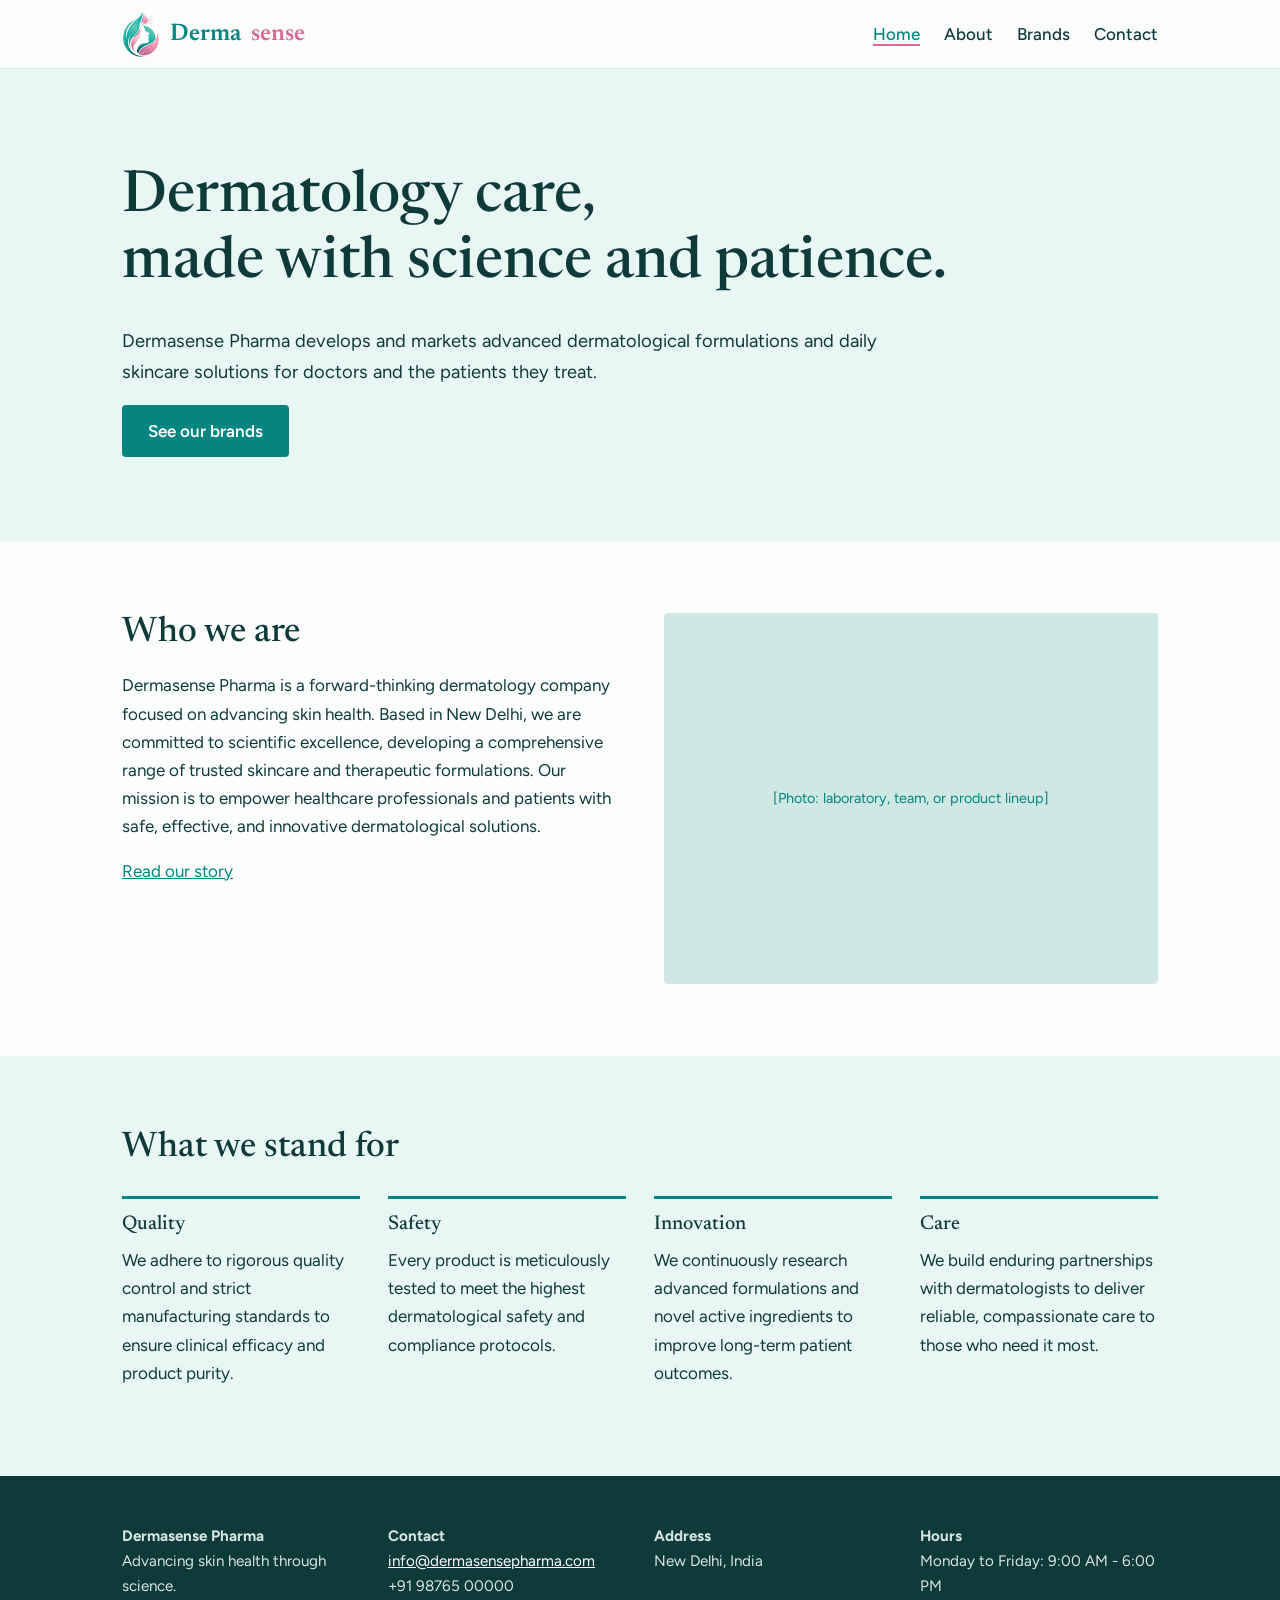
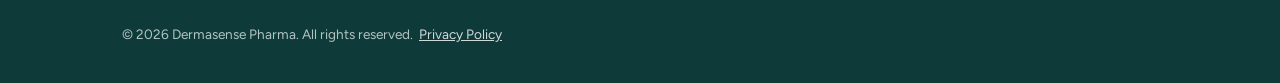
<file: index.html>
<!DOCTYPE html>
<html lang="en"><head><meta charset="utf-8">
<meta name="viewport" content="width=device-width,initial-scale=1">
<title>Dermatology formulations you can trust | Dermasense Pharma</title>
<meta name="description" content="Dermasense Pharma develops dermatology formulations with a focus on quality, safety and patient care.">
<link rel="canonical" href="https://dermasensepharma.com/index.html">
<link rel="preconnect" href="https://fonts.googleapis.com"><link rel="preconnect" href="https://fonts.gstatic.com" crossorigin>
<link href="https://fonts.googleapis.com/css2?family=Figtree:wght@400;500;600&family=Newsreader:wght@400;500&display=swap" rel="stylesheet">
<link rel="icon" type="image/png" href="favicon.png"><link rel="stylesheet" href="style.css"></head><body>
<header><div class="wrap"><a class="logo" href="index.html"><img src="emblem.png" alt="">Derma<span>sense</span></a>
<nav><a href="index.html" class="on">Home</a><a href="about.html">About</a><a href="brands.html">Brands</a><a href="contact.html">Contact</a></nav></div></header>
<main>
<section class="hero"><div class="wrap"><h1>Dermatology care,<br>made with science and patience.</h1><p>Dermasense Pharma develops and markets advanced dermatological formulations and daily skincare solutions for doctors and the patients they treat.</p><a class="btn" href="brands.html">See our brands</a></div></section>
<section><div class="wrap split"><div><h2>Who we are</h2><p>Dermasense Pharma is a forward-thinking dermatology company focused on advancing skin health. Based in New Delhi, we are committed to scientific excellence, developing a comprehensive range of trusted skincare and therapeutic formulations. Our mission is to empower healthcare professionals and patients with safe, effective, and innovative dermatological solutions.</p><p><a href="about.html">Read our story</a></p></div><div class="ph">[Photo: laboratory, team, or product lineup]</div></div></section>
<section class="alt"><div class="wrap"><h2>What we stand for</h2><div class="grid"><div><h3>Quality</h3><p>We adhere to rigorous quality control and strict manufacturing standards to ensure clinical efficacy and product purity.</p></div><div><h3>Safety</h3><p>Every product is meticulously tested to meet the highest dermatological safety and compliance protocols.</p></div><div><h3>Innovation</h3><p>We continuously research advanced formulations and novel active ingredients to improve long-term patient outcomes.</p></div><div><h3>Care</h3><p>We build enduring partnerships with dermatologists to deliver reliable, compassionate care to those who need it most.</p></div></div></div></section>
</main>
<footer><div class="wrap"><div class="grid">
<div><strong>Dermasense Pharma</strong><br>Advancing skin health through science.</div>
<div><strong>Contact</strong><br><a href="mailto:info@dermasensepharma.com">info@dermasensepharma.com</a><br>+91 98765 00000</div>
<div><strong>Address</strong><br>New Delhi, India</div>
<div><strong>Hours</strong><br>Monday to Friday: 9:00 AM - 6:00 PM</div></div>
<p class="small">&copy; 2026 Dermasense Pharma. All rights reserved. &nbsp;<a href="privacy.html">Privacy Policy</a></p></div></footer>
</body></html>
</file>
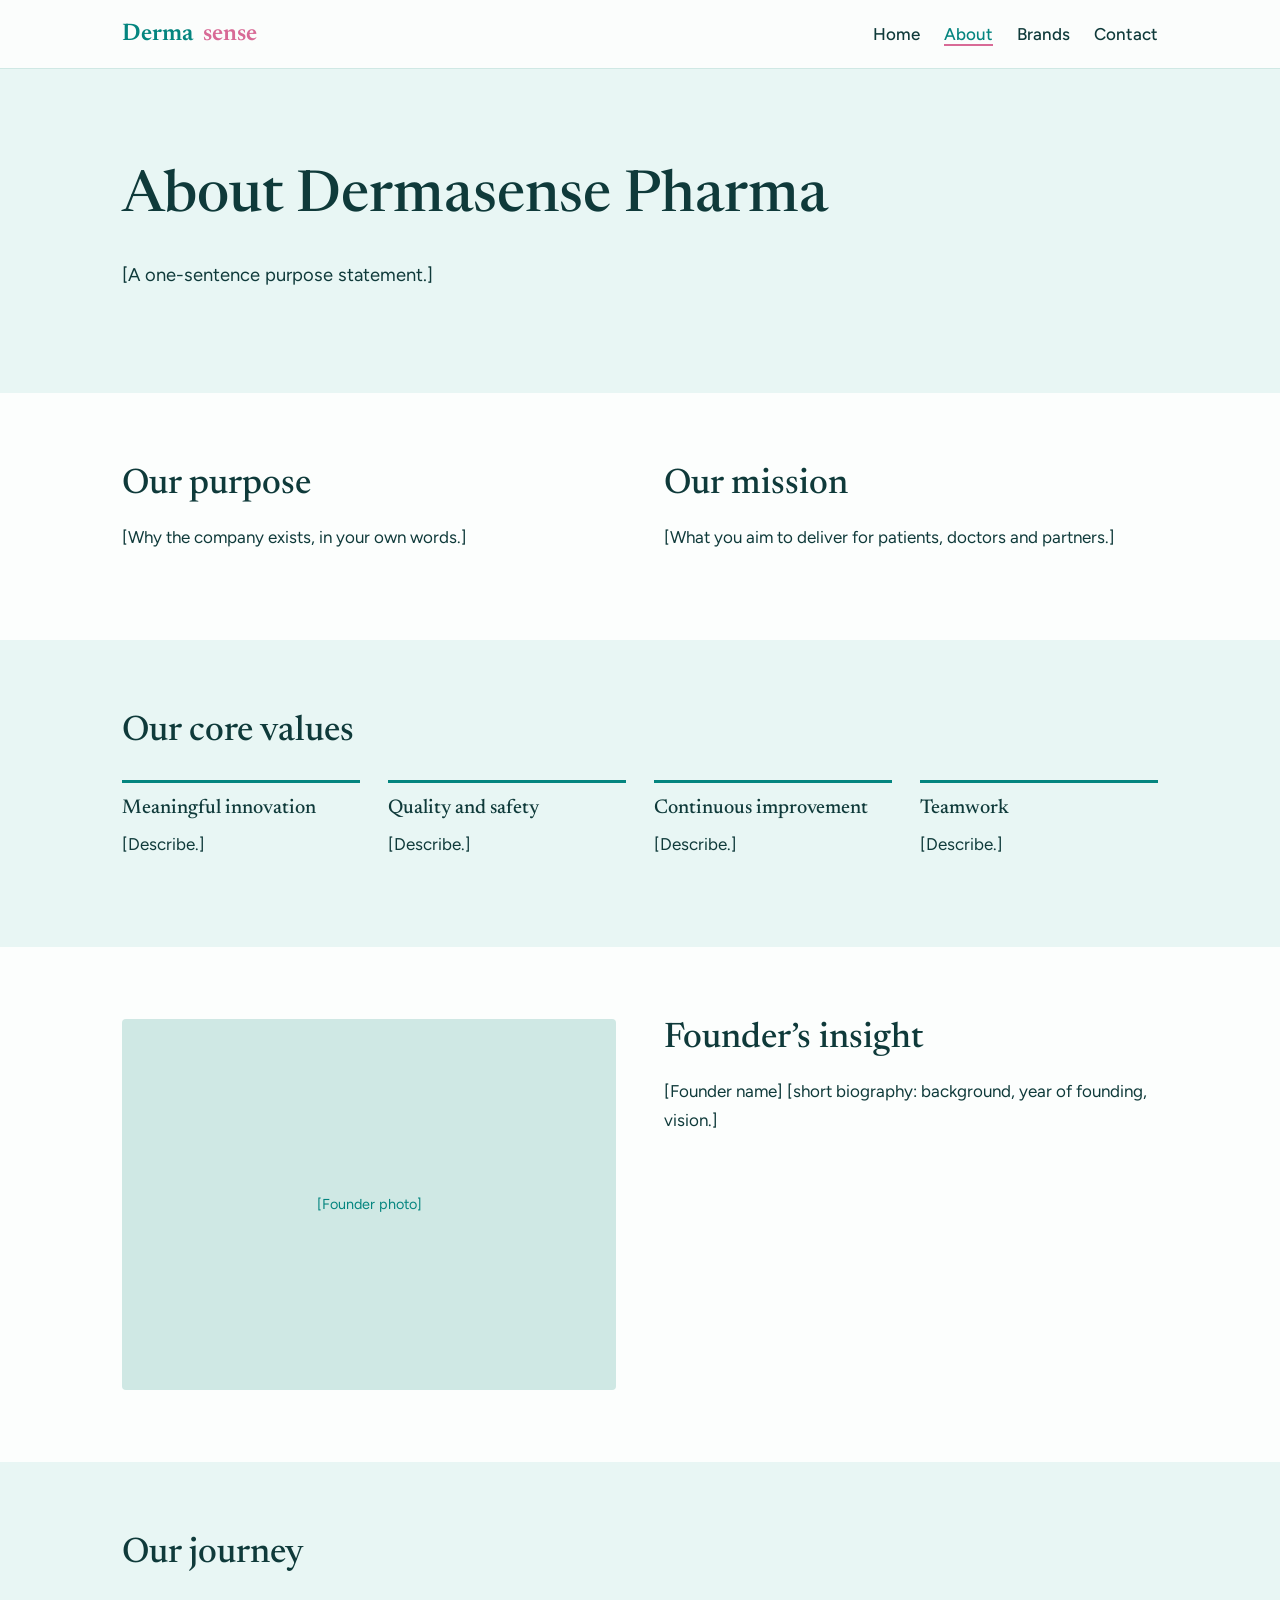
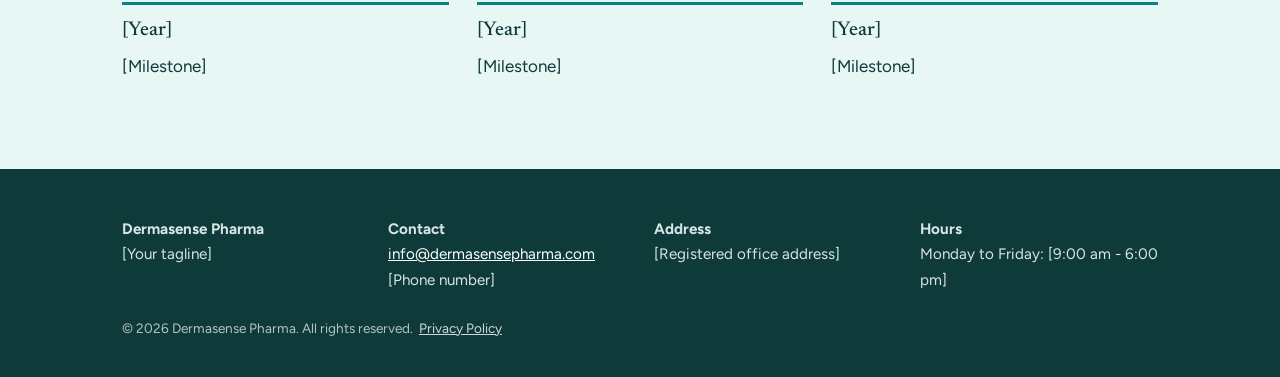
<file: about.html>
<!DOCTYPE html>
<html lang="en"><head><meta charset="utf-8">
<meta name="viewport" content="width=device-width,initial-scale=1">
<title>About | Dermasense Pharma</title>
<meta name="description" content="About Dermasense Pharma: our purpose, mission, values and founder.">
<link rel="canonical" href="https://dermasensepharma.com/about.html">
<link rel="preconnect" href="https://fonts.googleapis.com"><link rel="preconnect" href="https://fonts.gstatic.com" crossorigin>
<link href="https://fonts.googleapis.com/css2?family=Figtree:wght@400;500;600&family=Newsreader:wght@400;500&display=swap" rel="stylesheet">
<link rel="stylesheet" href="style.css"></head><body>
<header><div class="wrap"><a class="logo" href="index.html">Derma<span>sense</span></a>
<nav><a href="index.html">Home</a><a href="about.html" class="on">About</a><a href="brands.html">Brands</a><a href="contact.html">Contact</a></nav></div></header>
<main>
<section class="hero"><div class="wrap"><h1>About Dermasense Pharma</h1><p>[A one-sentence purpose statement.]</p></div></section>
<section><div class="wrap split"><div><h2>Our purpose</h2><p>[Why the company exists, in your own words.]</p></div><div><h2>Our mission</h2><p>[What you aim to deliver for patients, doctors and partners.]</p></div></div></section>
<section class="alt"><div class="wrap"><h2>Our core values</h2><div class="grid"><div><h3>Meaningful innovation</h3><p>[Describe.]</p></div><div><h3>Quality and safety</h3><p>[Describe.]</p></div><div><h3>Continuous improvement</h3><p>[Describe.]</p></div><div><h3>Teamwork</h3><p>[Describe.]</p></div></div></div></section>
<section><div class="wrap split"><div class="ph">[Founder photo]</div><div><h2>Founder&rsquo;s insight</h2><p>[Founder name] [short biography: background, year of founding, vision.]</p></div></div></section>
<section class="alt"><div class="wrap"><h2>Our journey</h2><div class="grid"><div><h3>[Year]</h3><p>[Milestone]</p></div><div><h3>[Year]</h3><p>[Milestone]</p></div><div><h3>[Year]</h3><p>[Milestone]</p></div></div></div></section>
</main>
<footer><div class="wrap"><div class="grid">
<div><strong>Dermasense Pharma</strong><br>[Your tagline]</div>
<div><strong>Contact</strong><br><a href="mailto:info@dermasensepharma.com">info@dermasensepharma.com</a><br>[Phone number]</div>
<div><strong>Address</strong><br>[Registered office address]</div>
<div><strong>Hours</strong><br>Monday to Friday: [9:00 am - 6:00 pm]</div></div>
<p class="small">&copy; 2026 Dermasense Pharma. All rights reserved. &nbsp;<a href="privacy.html">Privacy Policy</a></p></div></footer>
</body></html>
</file>
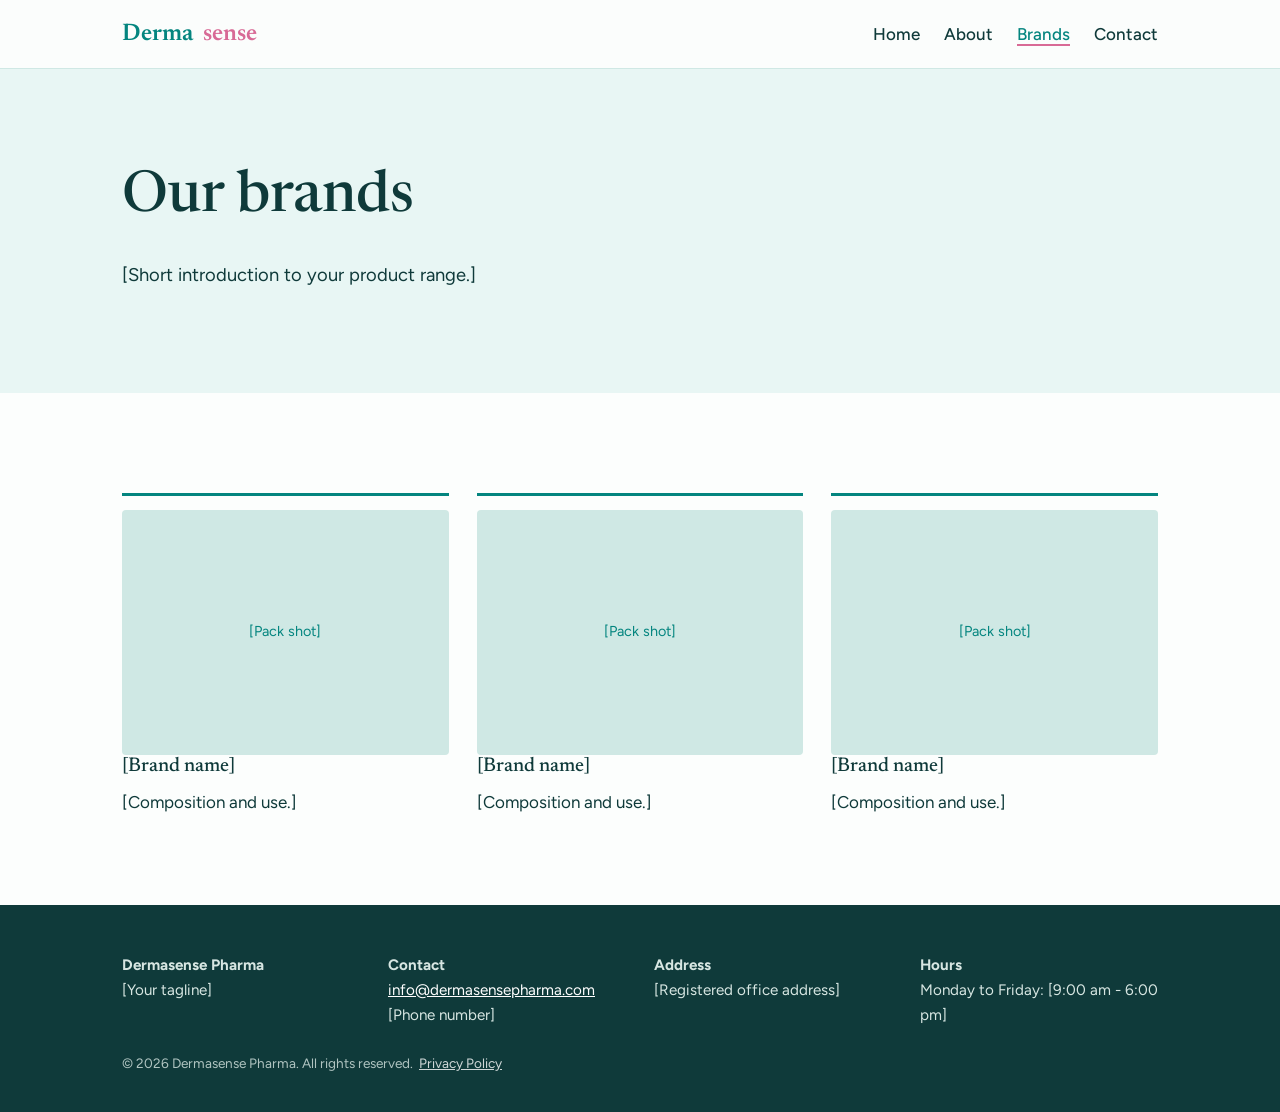
<file: brands.html>
<!DOCTYPE html>
<html lang="en"><head><meta charset="utf-8">
<meta name="viewport" content="width=device-width,initial-scale=1">
<title>Brands | Dermasense Pharma</title>
<meta name="description" content="Brands and products from Dermasense Pharma.">
<link rel="canonical" href="https://dermasensepharma.com/brands.html">
<link rel="preconnect" href="https://fonts.googleapis.com"><link rel="preconnect" href="https://fonts.gstatic.com" crossorigin>
<link href="https://fonts.googleapis.com/css2?family=Figtree:wght@400;500;600&family=Newsreader:wght@400;500&display=swap" rel="stylesheet">
<link rel="stylesheet" href="style.css"></head><body>
<header><div class="wrap"><a class="logo" href="index.html">Derma<span>sense</span></a>
<nav><a href="index.html">Home</a><a href="about.html">About</a><a href="brands.html" class="on">Brands</a><a href="contact.html">Contact</a></nav></div></header>
<main>
<section class="hero"><div class="wrap"><h1>Our brands</h1><p>[Short introduction to your product range.]</p></div></section>
<section><div class="wrap"><div class="grid"><div><div class="ph">[Pack shot]</div><h3>[Brand name]</h3><p>[Composition and use.]</p></div><div><div class="ph">[Pack shot]</div><h3>[Brand name]</h3><p>[Composition and use.]</p></div><div><div class="ph">[Pack shot]</div><h3>[Brand name]</h3><p>[Composition and use.]</p></div></div></div></section>
</main>
<footer><div class="wrap"><div class="grid">
<div><strong>Dermasense Pharma</strong><br>[Your tagline]</div>
<div><strong>Contact</strong><br><a href="mailto:info@dermasensepharma.com">info@dermasensepharma.com</a><br>[Phone number]</div>
<div><strong>Address</strong><br>[Registered office address]</div>
<div><strong>Hours</strong><br>Monday to Friday: [9:00 am - 6:00 pm]</div></div>
<p class="small">&copy; 2026 Dermasense Pharma. All rights reserved. &nbsp;<a href="privacy.html">Privacy Policy</a></p></div></footer>
</body></html>
</file>
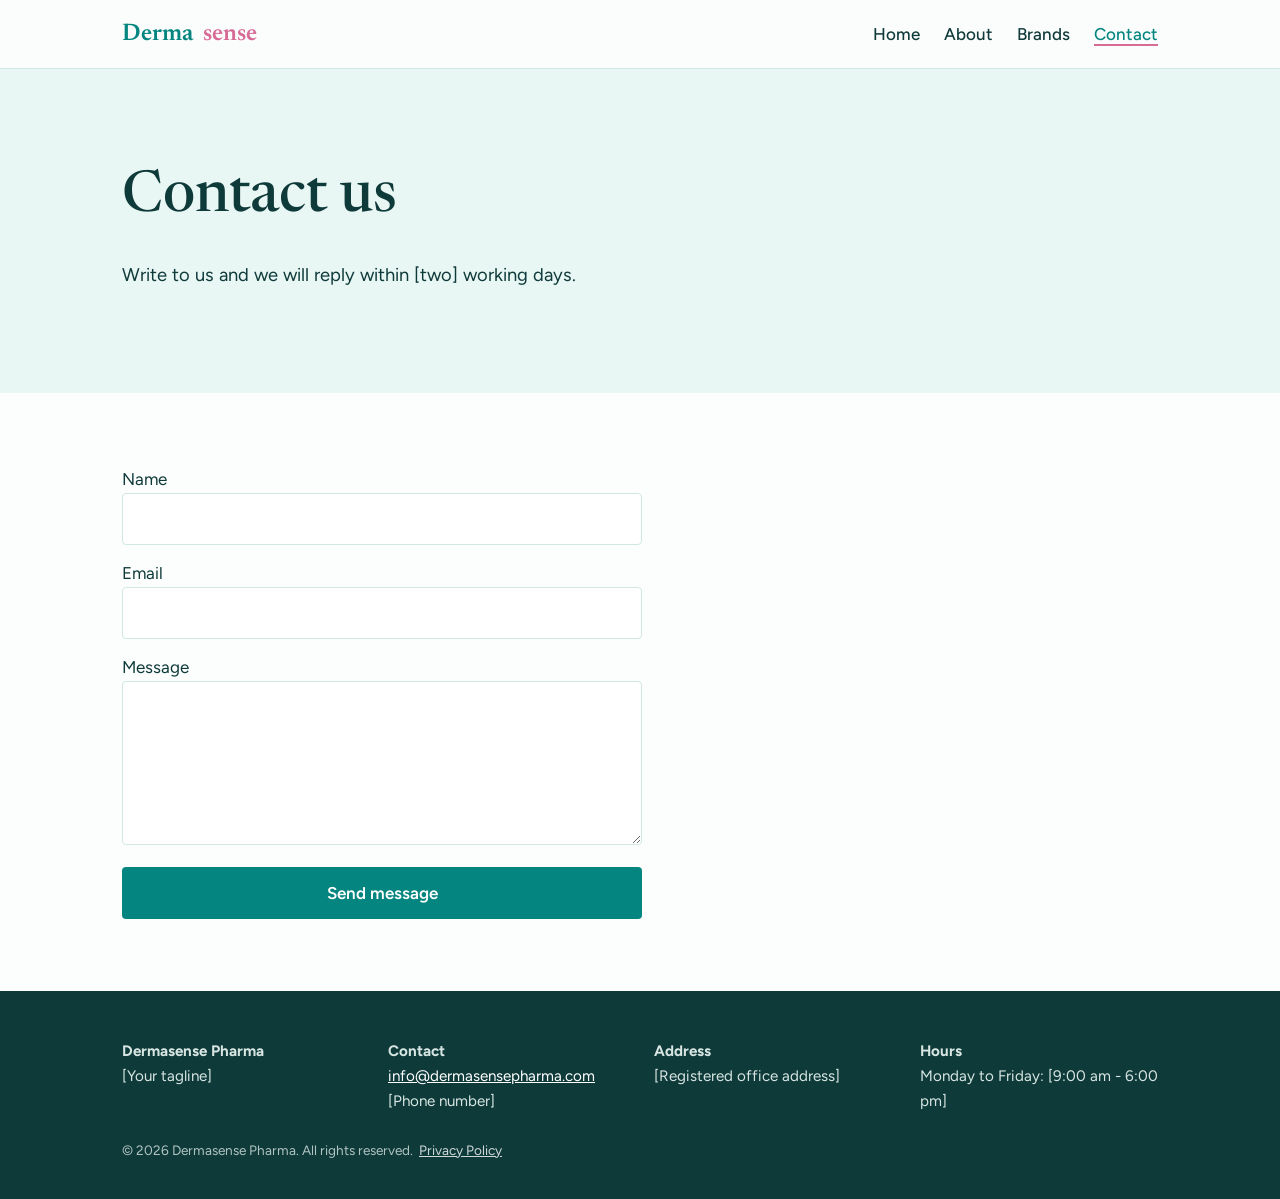
<file: contact.html>
<!DOCTYPE html>
<html lang="en"><head><meta charset="utf-8">
<meta name="viewport" content="width=device-width,initial-scale=1">
<title>Contact | Dermasense Pharma</title>
<meta name="description" content="Contact Dermasense Pharma.">
<link rel="canonical" href="https://dermasensepharma.com/contact.html">
<link rel="preconnect" href="https://fonts.googleapis.com"><link rel="preconnect" href="https://fonts.gstatic.com" crossorigin>
<link href="https://fonts.googleapis.com/css2?family=Figtree:wght@400;500;600&family=Newsreader:wght@400;500&display=swap" rel="stylesheet">
<link rel="stylesheet" href="style.css"></head><body>
<header><div class="wrap"><a class="logo" href="index.html">Derma<span>sense</span></a>
<nav><a href="index.html">Home</a><a href="about.html">About</a><a href="brands.html">Brands</a><a href="contact.html" class="on">Contact</a></nav></div></header>
<main>
<section class="hero"><div class="wrap"><h1>Contact us</h1><p>Write to us and we will reply within [two] working days.</p></div></section>
<section><div class="wrap"><form action="https://formspree.io/f/YOUR_FORM_ID" method="POST"><label>Name<input name="name" required></label><label>Email<input type="email" name="email" required></label><label>Message<textarea name="message" rows="5" required></textarea></label><button class="btn" type="submit">Send message</button></form></div></section>
</main>
<footer><div class="wrap"><div class="grid">
<div><strong>Dermasense Pharma</strong><br>[Your tagline]</div>
<div><strong>Contact</strong><br><a href="mailto:info@dermasensepharma.com">info@dermasensepharma.com</a><br>[Phone number]</div>
<div><strong>Address</strong><br>[Registered office address]</div>
<div><strong>Hours</strong><br>Monday to Friday: [9:00 am - 6:00 pm]</div></div>
<p class="small">&copy; 2026 Dermasense Pharma. All rights reserved. &nbsp;<a href="privacy.html">Privacy Policy</a></p></div></footer>
</body></html>
</file>
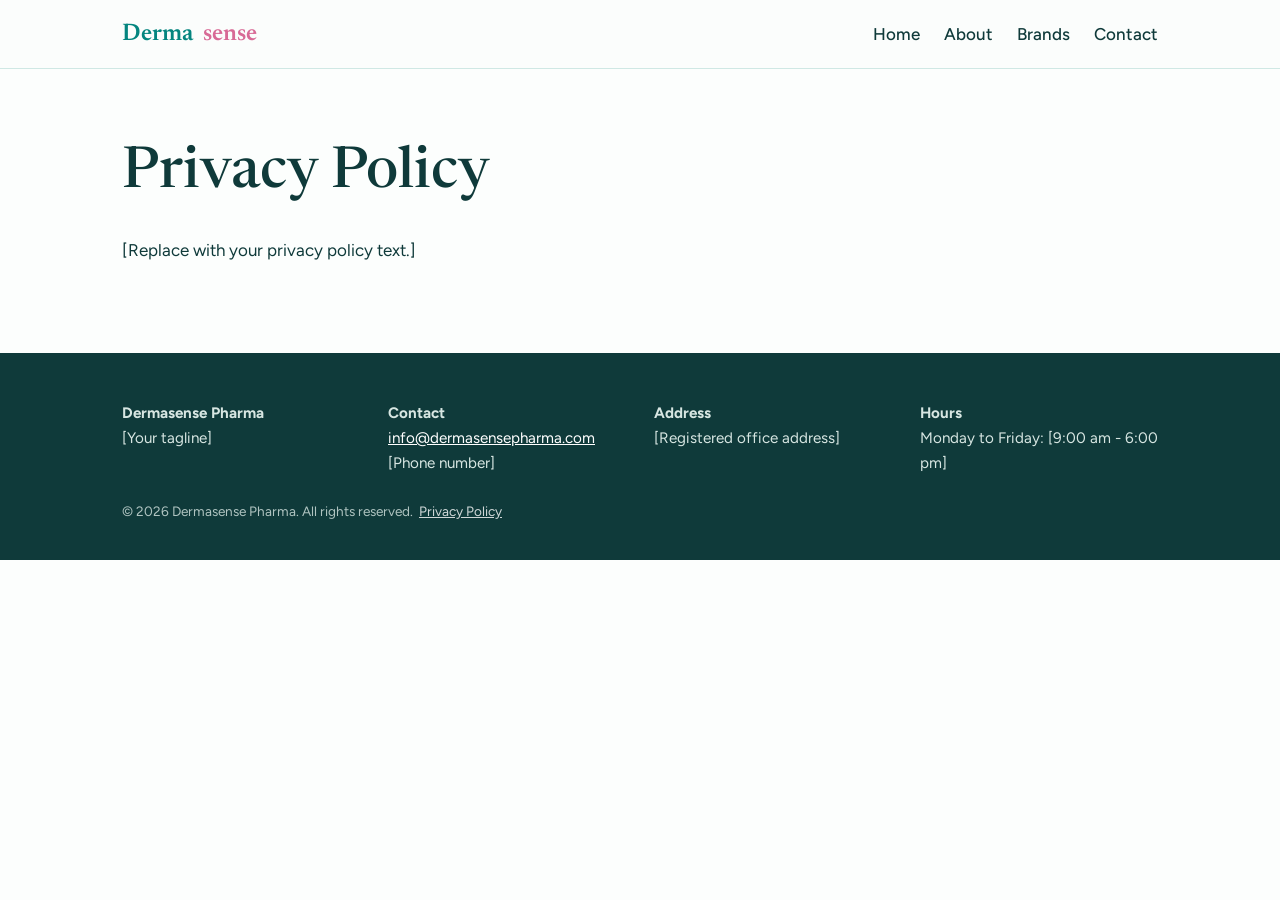
<file: privacy.html>
<!DOCTYPE html>
<html lang="en"><head><meta charset="utf-8">
<meta name="viewport" content="width=device-width,initial-scale=1">
<title>Privacy Policy | Dermasense Pharma</title>
<meta name="description" content="Privacy policy of Dermasense Pharma.">
<link rel="canonical" href="https://dermasensepharma.com/privacy.html">
<link rel="preconnect" href="https://fonts.googleapis.com"><link rel="preconnect" href="https://fonts.gstatic.com" crossorigin>
<link href="https://fonts.googleapis.com/css2?family=Figtree:wght@400;500;600&family=Newsreader:wght@400;500&display=swap" rel="stylesheet">
<link rel="stylesheet" href="style.css"></head><body>
<header><div class="wrap"><a class="logo" href="index.html">Derma<span>sense</span></a>
<nav><a href="index.html">Home</a><a href="about.html">About</a><a href="brands.html">Brands</a><a href="contact.html">Contact</a></nav></div></header>
<main>
<section><div class="wrap"><h1>Privacy Policy</h1><p>[Replace with your privacy policy text.]</p></div></section>
</main>
<footer><div class="wrap"><div class="grid">
<div><strong>Dermasense Pharma</strong><br>[Your tagline]</div>
<div><strong>Contact</strong><br><a href="mailto:info@dermasensepharma.com">info@dermasensepharma.com</a><br>[Phone number]</div>
<div><strong>Address</strong><br>[Registered office address]</div>
<div><strong>Hours</strong><br>Monday to Friday: [9:00 am - 6:00 pm]</div></div>
<p class="small">&copy; 2026 Dermasense Pharma. All rights reserved. &nbsp;<a href="privacy.html">Privacy Policy</a></p></div></footer>
</body></html>
</file>
<file: style.css>
:root{--ink:#0f3a3a;--teal:#04857f;--mist:#e8f6f4;--paper:#fcfefd;--coral:#d86a96;--line:#cfe8e4}
*{box-sizing:border-box}html{scroll-behavior:smooth}
body{margin:0;font:17px/1.65 Figtree,system-ui,sans-serif;color:var(--ink);background:var(--paper)}
h1,h2,h3{font-family:Newsreader,Georgia,serif;line-height:1.15;margin:0 0 .5em;font-weight:500}
h1{font-size:clamp(2.2rem,5vw,3.6rem)}h2{font-size:clamp(1.6rem,3vw,2.2rem)}h3{font-size:1.25rem}
a{color:var(--teal)}p{max-width:68ch;margin:0 0 1em}
.wrap{max-width:1080px;margin:auto;padding:0 22px}
header{position:sticky;top:0;background:rgba(251,253,252,.94);backdrop-filter:blur(8px);border-bottom:1px solid var(--line);z-index:5}
header .wrap{display:flex;justify-content:space-between;align-items:center;height:68px}
.logo{display:flex;align-items:center;gap:10px;font:600 1.5rem Newsreader,serif;color:var(--teal);text-decoration:none}.logo span{color:var(--coral)}.logo img{height:46px;width:auto}
nav a{margin-left:24px;text-decoration:none;color:var(--ink);font-weight:500}
nav a:hover,nav a.on{color:var(--teal);border-bottom:2px solid var(--coral)}
.hero{background:var(--mist);padding:96px 0 84px}
.hero p{font-size:1.15rem}
.btn{display:inline-block;background:var(--teal);color:#fff;padding:12px 26px;border-radius:4px;text-decoration:none;font-weight:600;border:0;font:inherit;font-weight:600;cursor:pointer}
.btn:hover{background:var(--ink)}
section{padding:72px 0}section.alt{background:var(--mist)}
.grid{display:grid;grid-template-columns:repeat(auto-fit,minmax(230px,1fr));gap:28px;margin-top:28px}
.grid>div{border-top:3px solid var(--teal);padding-top:14px}
.split{display:grid;grid-template-columns:1fr 1fr;gap:48px;align-items:start}
.ph{background:var(--line);aspect-ratio:4/3;display:grid;place-items:center;color:var(--teal);font-size:.9rem;border-radius:4px}
form{display:grid;gap:14px;max-width:520px}
input,textarea{font:inherit;padding:11px;border:1px solid var(--line);border-radius:4px;width:100%}
:focus-visible{outline:3px solid var(--coral);outline-offset:2px}
footer{background:var(--ink);color:#d7e6e2;padding:48px 0 24px;font-size:.95rem}
footer a{color:#fff}footer .grid{margin:0 0 24px}footer .grid>div{border-top:0;padding:0}
.small{font-size:.85rem;opacity:.8}
@media(max-width:760px){.split{grid-template-columns:1fr}nav a{margin-left:14px;font-size:.95rem}.logo{font-size:1.2rem}header .wrap{height:auto;padding:12px 22px;flex-wrap:wrap}}
</file>
